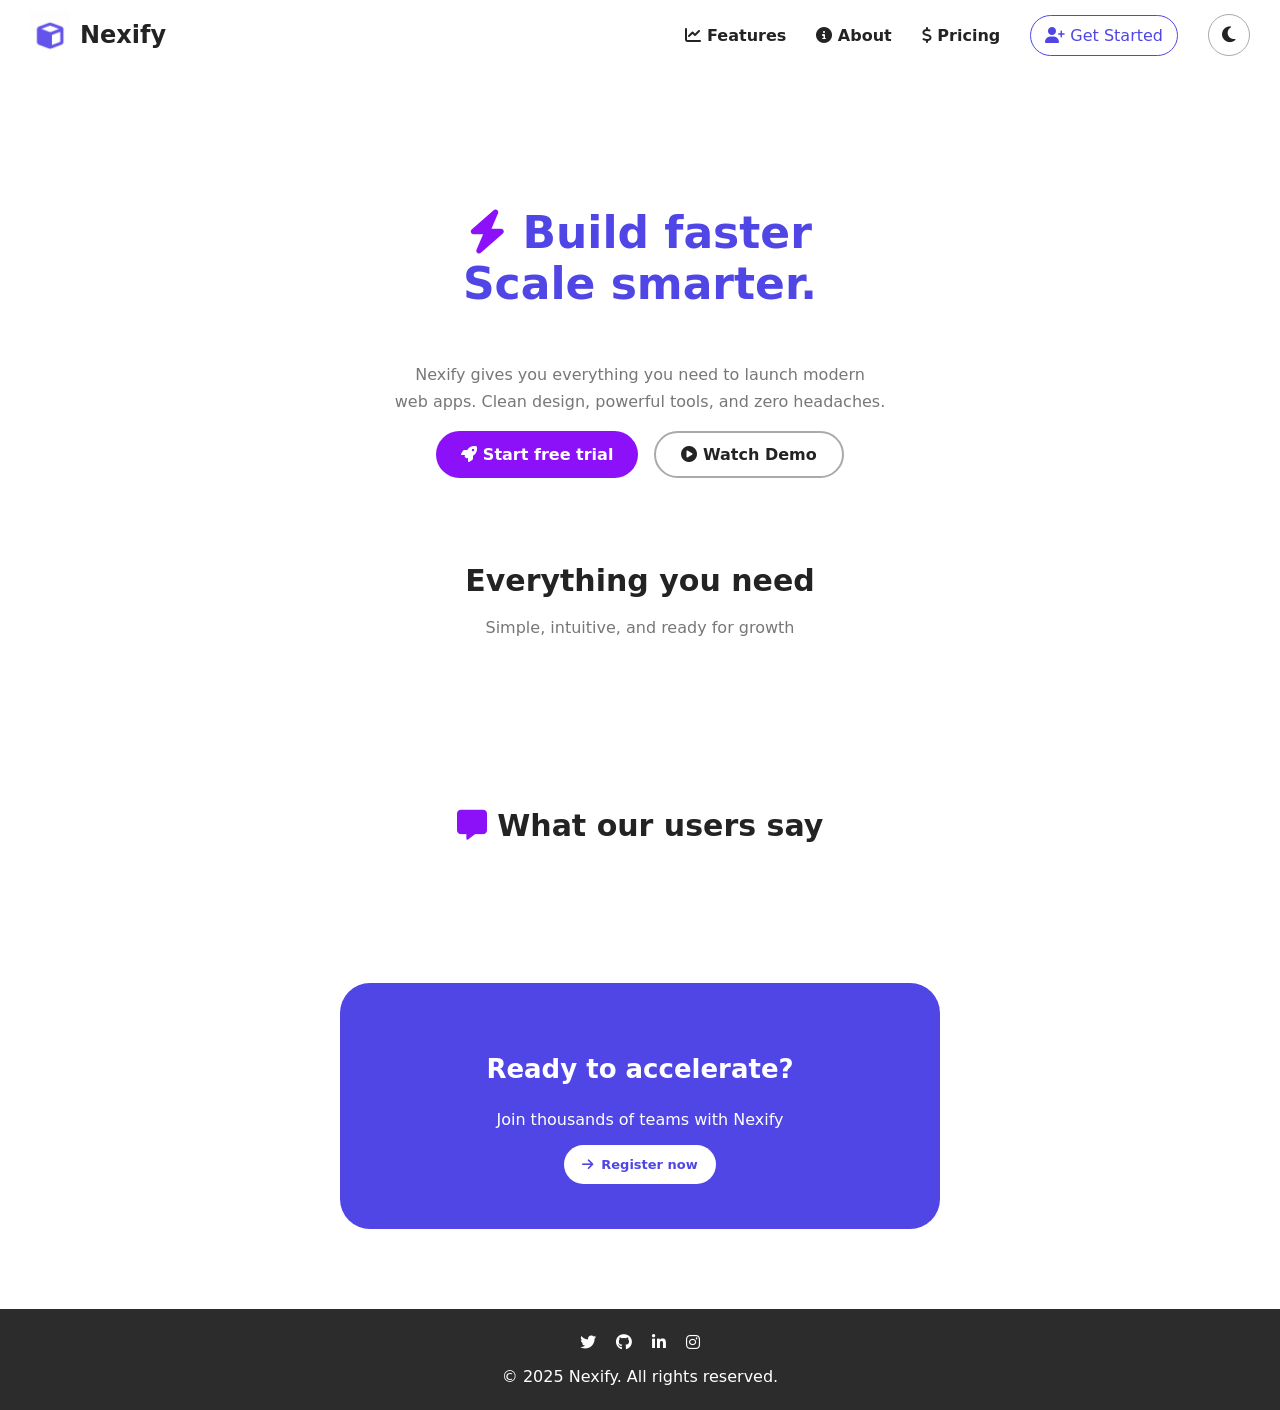
<file: index.html>
<!DOCTYPE html>
<html lang="en">
<head>
    <meta charset="UTF-8">
    <meta name="viewport" content="width=device-width, initial-scale=1.0">
    <title>Nexify</title>

    <link rel="stylesheet" href="style.css">
    <link rel="stylesheet"
          href="https://cdnjs.cloudflare.com/ajax/libs/font-awesome/6.7.2/css/all.min.css">
</head>
<body>
    <header id="nav-bar">
        <h2 id="logo">
            <img src="nexify.png" alt="Nexify logo">
            Nexify
        </h2>

        <button id="menu" type="button">
            <i class="fa-solid fa-bars"></i>
        </button>

        <nav id="main-nav">
            <ul>
                <li><a href="#cards"><i class="fa-solid fa-chart-line"></i> Features</a></li>
                <li><a href="#need"><i class="fa-solid fa-circle-info"></i> About</a></li>
                <li><a href="#acc"><i class="fa-solid fa-dollar-sign"></i> Pricing</a></li>
                <li>
                    <button id="button-user" type="button">
                        <i class="fa-solid fa-user-plus"></i> Get Started
                    </button>
                </li>
                <li>
                    <button id="theme" type="button" aria-label="Toggle dark mode">
                        <i id="themetoggle" class="fa-solid fa-moon"></i>
                    </button>
                </li>
            </ul>
        </nav>
    </header>

    <main>
        <section id="middle">
            <h1>
                <i class="fa-solid fa-bolt"></i>
                <span id="anim"></span><br>
                Scale smarter.
            </h1>

            <p>
                Nexify gives you everything you need to launch modern
                <br class="desktop-break">
                web apps. Clean design, powerful tools, and zero headaches.
            </p>
        </section>

        <div id="button-container">
            <button class="buttons-middle1" type="button">
                <i class="fa-solid fa-rocket"></i> Start free trial
            </button>

            <button class="buttons-middle2" type="button">
                <i class="fa-solid fa-circle-play"></i> Watch Demo
            </button>
        </div>

        <section id="need">
            <h2 id="bottom-title">Everything you need</h2>
            <p>Simple, intuitive, and ready for growth</p>
        </section>

        <section id="cards" aria-label="Features"></section>

        <h2 class="section-title">
            <i class="fa-solid fa-message"></i> What our users say
        </h2>

        <section id="test" aria-label="Testimonials"></section>

        <section id="acc">
            <h3>Ready to accelerate?</h3>
            <p>Join thousands of teams with Nexify</p>

            <div id="register">
                <a href="contact.html">
                    <i class="fa-solid fa-arrow-right"></i> Register now
                </a>
            </div>
        </section>
    </main>

    <footer>
        <article aria-label="Social media">
            <a href="#" aria-label="Twitter"><i class="fa-brands fa-twitter"></i></a>
            <a href="#" aria-label="GitHub"><i class="fa-brands fa-github"></i></a>
            <a href="#" aria-label="LinkedIn"><i class="fa-brands fa-linkedin-in"></i></a>
            <a href="#" aria-label="Instagram"><i class="fa-brands fa-instagram"></i></a>
        </article>

        <p>© 2025 Nexify. All rights reserved.</p>
    </footer>

    <script src="index.js"></script>
</body>
</html>
</file>
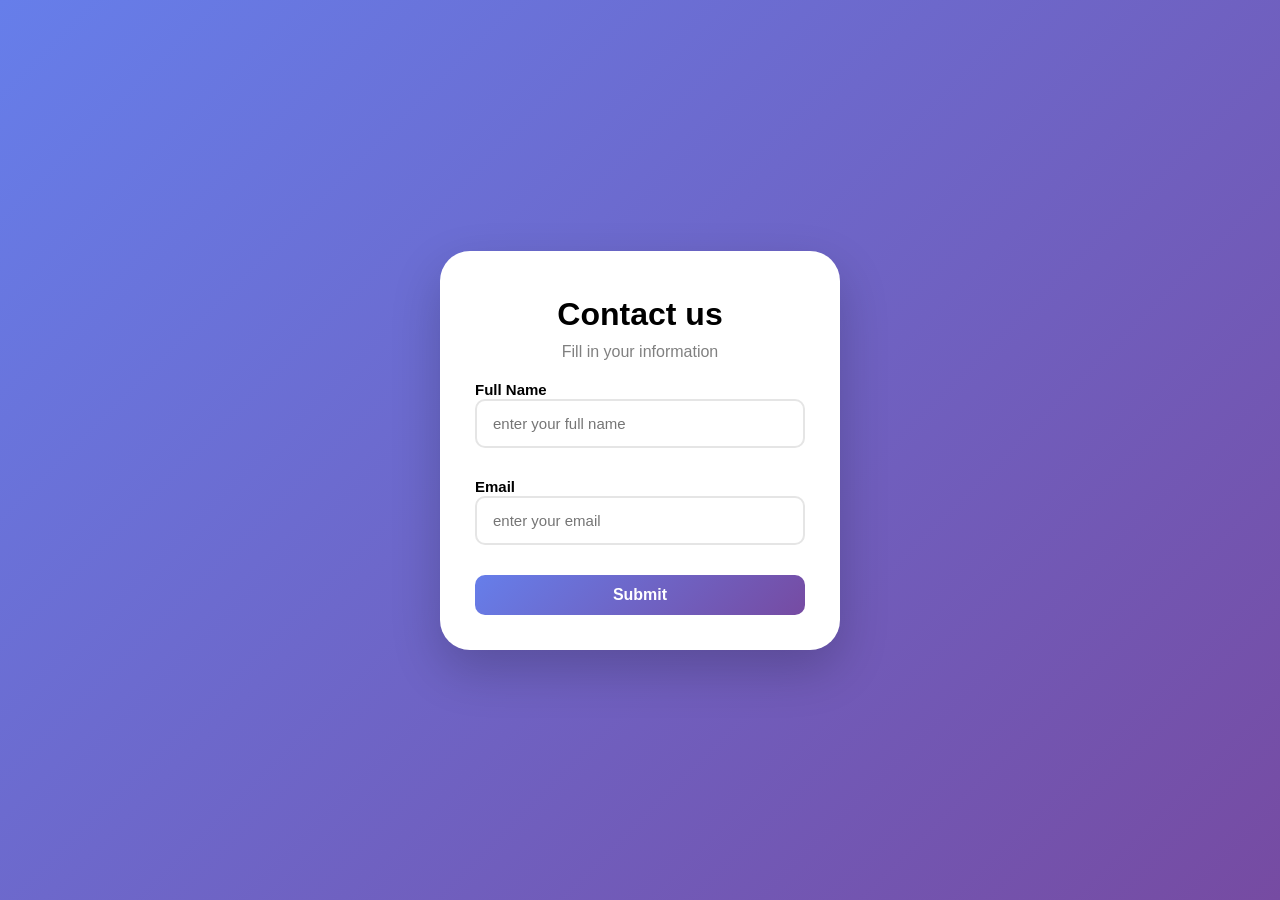
<file: contact.html>
<!DOCTYPE html>
<html>
    <head>
        <title>
            Form Validation
        </title>
        <link rel="stylesheet" href="form.css">
    </head>
    <body>
        <div id="form-card">
            <div id="form-title">
                <h1>Contact us</h1>
                <div id="subtitle">
                     <p>Fill in your information</p> 
                </div>
              
            </div>
    
            <form>
                <div id="form-sec">
                    <label>Full Name</label>
                    <input class="forminputs" type="text" placeholder="enter your full name" name="fullname">
                    <p class="messages"></p>
                </div>

                <div id="form-sec">
                    <label>Email</label>
                    <input class="forminputs" type="text" placeholder="enter your email" name="email">
                    <p class="messages"></p>
                </div>
                
              
                <button type="button" onclick="inputcheck()">Submit</button>
            </form>

        </div>
        <script src="forms.js"></script>
    </body>

</html>
</file>
<file: style.css>
* {
    box-sizing: border-box;
    font-family: system-ui, -apple-system, BlinkMacSystemFont, "Segoe UI", Roboto, sans-serif;
}

html {
    scroll-behavior: smooth;
}

body {
    margin: 0;
    color: #232323;
    background: #fff;
}

a {
    text-decoration: none;
    color: inherit;
    font-weight: 600;
}

button {
    font: inherit;
    cursor: pointer;
}

#nav-bar {
    display: flex;
    justify-content: flex-end;
    align-items: center;
    gap: 24px;
    width: 100%;
    padding: 10px 30px;
    background: #fff;
    position: sticky;
    top: 0;
    z-index: 1000;
}

#logo {
    display: flex;
    align-items: center;
    gap: 10px;
    margin: 0 auto 0 0;
    white-space: nowrap;
}

#logo img {
    width: 40px;
    height: 50px;
    object-fit: contain;
}

#menu {
    display: none;
    background: transparent;
    border: 0;
    font-size: 25px;
    color: inherit;
    padding: 8px;
}

#main-nav ul {
    display: flex;
    align-items: center;
    gap: 30px;
    list-style: none;
    margin: 0;
    padding: 0;
}

#main-nav li {
    list-style: none;
}

#main-nav a {
    white-space: nowrap;
}

#button-user {
    padding: 10px 14px;
    border-radius: 30px;
    border: 1px solid #4f46e5;
    color: #4f46e5;
    background: #fff;
    white-space: nowrap;
}

#theme {
    width: 42px;
    height: 42px;
    border: 1px solid #aaa;
    border-radius: 50%;
    background: #fff;
    color: #232323;
    display: flex;
    align-items: center;
    justify-content: center;
    font-size: 18px;
}

#middle {
    display: flex;
    flex-direction: column;
    align-items: center;
    text-align: center;
    margin-top: 100px;
    padding: 0 20px;
}

#middle h1 {
    color: #4f46e5;
    font-size: clamp(32px, 5vw, 44px);
}

#middle h1 > i,
#bottom-title i,
.section-title i {
    color: rgb(140, 17, 248);
}

#middle p,
#need p {
    color: #777;
    line-height: 1.7;
}

#button-container {
    display: flex;
    justify-content: center;
    flex-wrap: wrap;
    gap: 16px;
    padding: 0 20px;
}

.buttons-middle1,
.buttons-middle2 {
    border-radius: 70px;
    padding: 12px 25px;
    font-weight: bold;
}

.buttons-middle1 {
    background: rgb(140, 17, 248);
    color: white;
    border: 0;
}

.buttons-middle2 {
    background: white;
    border: 2px solid #aaa;
    color: #232323;
}

#need {
    padding: 65px 20px 20px;
    text-align: center;
}

#bottom-title {
    margin: 20px 0 0;
    font-size: 30px;
}

#cards,
#test {
    display: grid;
    grid-template-columns: repeat(3, minmax(0, 1fr));
    gap: 20px;
    padding: 30px;
}

.sub {
    background: #dbdaf240;
    padding: 30px;
    border-radius: 15px;
}

.sub > i {
    font-size: 36px;
    color: rgb(140, 17, 248);
}

.sub p {
    color: #777;
    line-height: 1.6;
}

.section-title {
    text-align: center;
    margin: 70px 20px 0;
    font-size: 30px;
}

.user {
    display: flex;
    align-items: center;
    gap: 12px;
    margin-top: 18px;
}

.user i,
.quote-icon {
    color: #4f46e5;
    font-size: 24px;
}

.user h3 {
    margin: 0;
}

.user span {
    color: #777;
    font-size: 14px;
}


#acc {
    text-align: center;
    padding: 45px 25px;
    width: min(600px, calc(100% - 40px));
    margin: 80px auto;
    border-radius: 30px;
    color: white;
    background: #4f46e5;
}

#acc h3 {
    font-size: 26px;
}

#acc p {
    color: white;
}

#register a {
    display: inline-flex;
    align-items: center;
    gap: 8px;
    background: white;
    padding: 12px 18px;
    border-radius: 20px;
    font-size: 13px;
    color: #4f46e5;
}


footer {
    background: #2c2c2c;
    color: white;
    padding: 24px;
    display: flex;
    flex-direction: column;
    align-items: center;
    gap: 15px;
}

footer article {
    display: flex;
    gap: 20px;
}

footer a,
footer i,
footer p {
    color: white;
}

footer p {
    margin: 0;
}

body.dark {
    background: #1e1e1e;
    color: #f5f5f5;
}

.dark #nav-bar,
.dark #main-nav {
    background: #1e1e1e;
}

.dark #button-user,
.dark #theme,
.dark .buttons-middle2 {
    background: #2c2c2c;
    color: white;
}

.dark .sub {
    background: #2c2c2c;
}

.dark #middle p,
.dark #need p,
.dark .sub p,
.dark .user span {
    color: #ccc;
}


@media (max-width: 719px) {
    #nav-bar {
        justify-content: space-between;
        padding: 10px 18px;
        gap: 12px;
    }

    #logo {
        margin-right: auto;
        padding: 0;
    }

    #menu {
        display: block;
    }

    #main-nav {
        display: none;
        position: absolute;
        top: 100%;
        left: 0;
        width: 100%;
        background: white;
        box-shadow: 0 8px 16px rgba(0, 0, 0, 0.12);
        padding: 8px 20px 20px;
    }

    #main-nav.open {
        display: block;
    }

    #main-nav ul {
        display: flex;
        flex-direction: column;
        align-items: stretch;
        gap: 18px;
        padding: 12px 0;
    }

    #main-nav li,
    #main-nav a {
        width: 100%;
    }

    #main-nav a {
        display: block;
        padding: 5px 0;
    }

    #button-user {
        width: 100%;
    }

    #theme {
        margin: 0 auto;
    }

    #cards,
    #test {
        grid-template-columns: 1fr;
        padding: 20px;
    }

    #middle {
        margin-top: 55px;
    }

    .desktop-break {
        display: none;
    }
}


@media (min-width: 720px) and (max-width: 1000px) {
    #main-nav ul {
        gap: 14px;
    }

    #nav-bar {
        padding: 10px 18px;
    }

    #cards,
    #test {
        grid-template-columns: repeat(2, minmax(0, 1fr));
    }
}
</file>
<file: form.css>
*{
    margin: 0;
    padding: 0;
    box-sizing: border-box;
    font-family: Arial, Helvetica, sans-serif;
}

body{
    min-height: 100vh;
    display: flex;
    justify-content: center;
    align-items: center;
    background: linear-gradient(135deg, #667eea, #764ba2);
  
}

form{

    width: 100%;
    padding:0;
    background: white;
    border-radius: 20px;
}

#form-card{
    width: 400px;
    padding: 35px;
    background-color: white;
    border-radius: 30px;
    box-shadow: 0 20px 50px rgba(0, 0, 0, 0.2);
}

#form-title{
    text-align:center;
    margin-top:10px;
   background: white;
}

#form-title p{
    color:gray;
}

#form-sec{
    margin-top:20px;
    margin-bottom: 30px;
}

#subtitle{
    margin-top:10px;
}

input{
    width: 100%;
    padding: 14px 16px;
    border: 2px solid #e5e5e5;
    border-radius: 10px;
    outline: none;
    font-size: 15px;
    transition: 0.3s;

}

input:focus {
    border-color: #667eea;
    box-shadow: 0 0 0 4px rgba(102, 126, 234, 0.12);
}

label{

    font-weight:bold;
    text-align: left;
    font-size:15px;
}

button{
    width:100%;
    height:40px;
    border:none;
    color:white;
    font-size:16px;
    font-weight:bold;
    background: linear-gradient(135deg, #667eea, #764ba2);
    border-radius:10px;
}

button:hover{
    transform: translateY(-2px);
    box-shadow: 0 10px 20px rgba(102, 126, 234, 0.3);
}


.messages{
    color:red;
}
</file>
